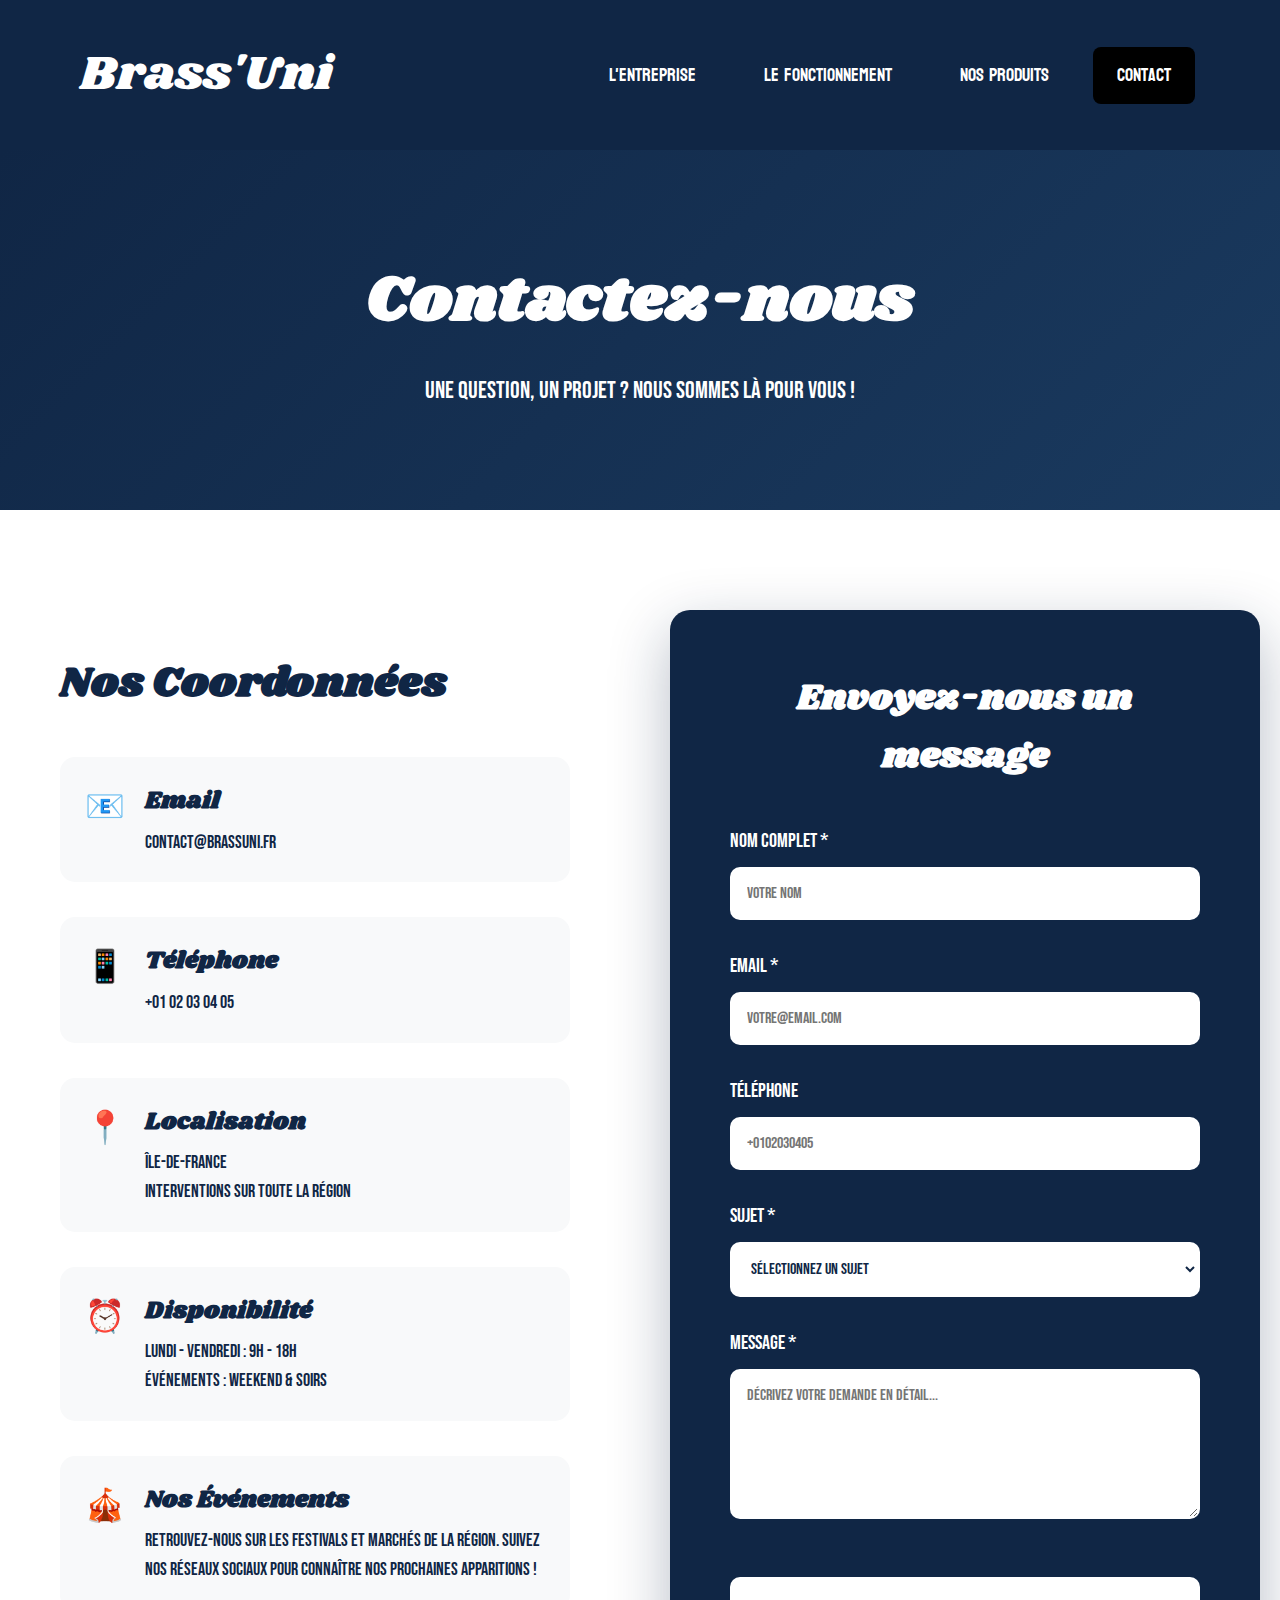
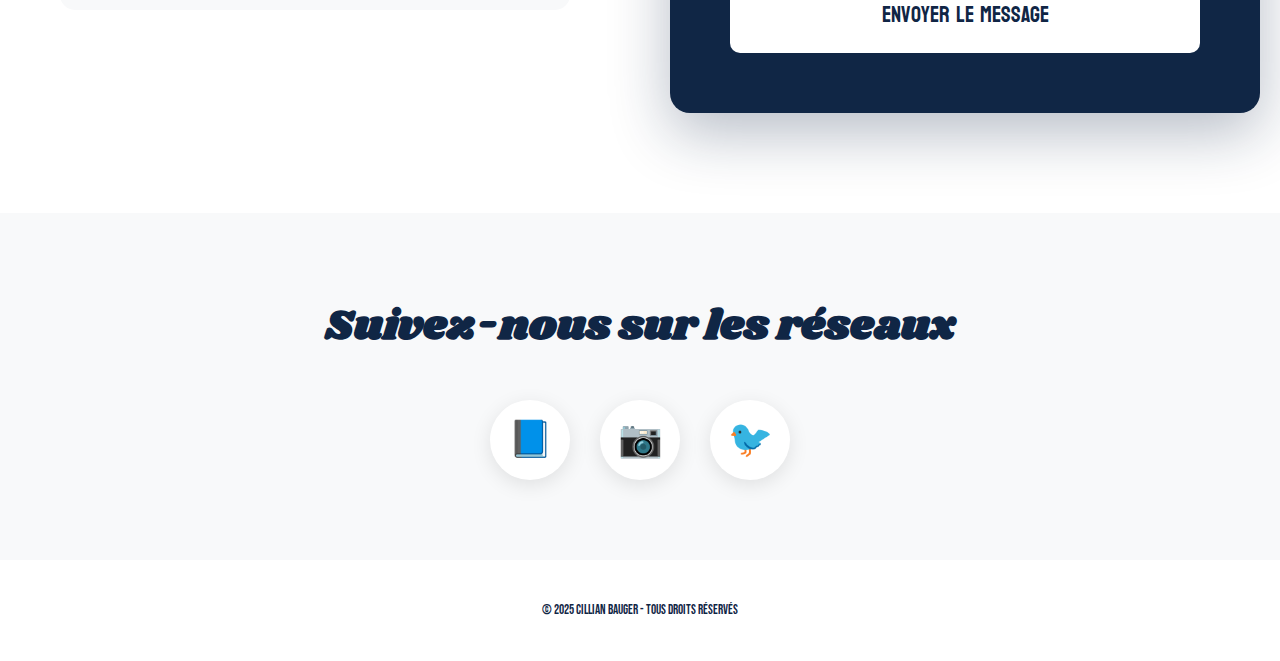
<file: contact/contact.html>
<!DOCTYPE html>
<html lang="fr">
<head>
  <meta charset="UTF-8">
  <meta name="viewport" content="width=device-width, initial-scale=1.0">
  <title>Contact - Brass'Uni</title>
  <link rel="preconnect" href="https://fonts.googleapis.com">
  <link rel="preconnect" href="https://fonts.gstatic.com" crossorigin>
  <link href="https://fonts.googleapis.com/css2?family=Bebas+Neue&family=Koulen&family=Shrikhand&display=swap" rel="stylesheet">
  <style>
    * {
      margin: 0;
      padding: 0;
      box-sizing: border-box;
    }

    body {
      background-color: #ffffff;
      font-family: "Koulen", sans-serif;
      line-height: 1.6;
    }

    .Title {
      font-family: "Shrikhand", serif;
      font-weight: 400;
      font-style: normal;
      font-size: 48px;
      color: white;
      margin: 0;
      cursor: pointer;
    }

    .top_band {
      width: 100%;
      height: 150px;
      background: #102645;
      display: flex;
      align-items: center;
      justify-content: space-between;
      padding: 0 80px;
      position: fixed;
      top: 0;
      left: 0;
      z-index: 1000;
      box-sizing: border-box;
    }

    .nav-buttons {
      display: flex;
      align-items: center;
      gap: 10px;
    }

    .nav-buttons button {
      font-family: "Koulen", sans-serif;
      font-weight: 400;
      font-style: normal;
      font-size: 18px;
      background: none;
      border: none;
      color: white;
      cursor: pointer;
      padding: 12px 24px;
      border-radius: 8px;
      transition: all 0.3s ease;
      text-decoration: none;
      display: inline-block;
      margin: 0 5px;
    }

    .nav-buttons button:hover {
      background-color: rgba(255, 255, 255, 0.1);
      transform: translateY(-2px);
    }

    .contact_button {
      background-color: black !important;
    }

    .hero-section {
      margin-top: 150px;
      height: 40vh;
      background: linear-gradient(135deg, #102645 0%, #1a3a5f 100%);
      display: flex;
      align-items: center;
      justify-content: center;
      color: white;
      text-align: center;
      padding: 0 20px;
    }

    .hero-content h1 {
      font-family: "Shrikhand", serif;
      font-size: 64px;
      margin-bottom: 20px;
      color: white;
    }

    .hero-content p {
      font-family: "Bebas Neue", sans-serif;
      font-size: 24px;
      max-width: 800px;
      margin: 0 auto;
    }

    .contact-container {
      display: grid;
      grid-template-columns: 1fr 1fr;
      gap: 60px;
      max-width: 1400px;
      margin: 0 auto;
      padding: 100px 20px;
    }

    .contact-info {
      padding: 40px;
    }

    .info-title {
      font-family: "Shrikhand", serif;
      font-size: 42px;
      color: #102645;
      margin-bottom: 40px;
    }

    .info-item {
      display: flex;
      align-items: flex-start;
      margin-bottom: 35px;
      padding: 25px;
      background: #f8f9fa;
      border-radius: 15px;
      transition: all 0.3s ease;
    }

    .info-item:hover {
      transform: translateX(10px);
      box-shadow: 0 5px 20px rgba(16, 38, 69, 0.1);
    }

    .info-icon {
      font-size: 32px;
      margin-right: 20px;
      min-width: 40px;
    }

    .info-content h3 {
      font-family: "Shrikhand", serif;
      font-size: 24px;
      color: #102645;
      margin-bottom: 8px;
    }

    .info-content p {
      font-family: "Bebas Neue", sans-serif;
      font-size: 18px;
      color: #102645;
      line-height: 1.6;
    }

    .info-content a {
      color: #102645;
      text-decoration: none;
      transition: all 0.3s ease;
    }

    .info-content a:hover {
      color: #1a3a5f;
      text-decoration: underline;
    }

    .contact-form-container {
      background: #102645;
      padding: 60px;
      border-radius: 20px;
      box-shadow: 0 20px 60px rgba(16, 38, 69, 0.3);
    }

    .form-title {
      font-family: "Shrikhand", serif;
      font-size: 36px;
      color: white;
      margin-bottom: 40px;
      text-align: center;
    }

    .form-group {
      margin-bottom: 30px;
    }

    .form-group label {
      font-family: "Bebas Neue", sans-serif;
      font-size: 20px;
      color: white;
      display: block;
      margin-bottom: 10px;
    }

    .form-group input,
    .form-group textarea,
    .form-group select {
      width: 100%;
      padding: 15px;
      border: 2px solid transparent;
      border-radius: 10px;
      font-family: "Bebas Neue", sans-serif;
      font-size: 16px;
      background: white;
      color: #102645;
      transition: all 0.3s ease;
    }

    .form-group input:focus,
    .form-group textarea:focus,
    .form-group select:focus {
      outline: none;
      border-color: #f4a261;
      box-shadow: 0 0 0 3px rgba(244, 162, 97, 0.2);
    }

    .form-group textarea {
      min-height: 150px;
      resize: vertical;
    }

    .submit-button {
      width: 100%;
      padding: 18px;
      background: white;
      color: #102645;
      border: none;
      border-radius: 10px;
      font-family: "Koulen", sans-serif;
      font-size: 22px;
      cursor: pointer;
      transition: all 0.3s ease;
      margin-top: 20px;
    }

    .submit-button:hover {
      background: #f4a261;
      transform: translateY(-3px);
      box-shadow: 0 10px 30px rgba(244, 162, 97, 0.4);
    }

    .social-section {
      background: #f8f9fa;
      padding: 80px 20px;
      text-align: center;
    }

    .social-title {
      font-family: "Shrikhand", serif;
      font-size: 42px;
      color: #102645;
      margin-bottom: 40px;
    }

    .social-icons {
      display: flex;
      justify-content: center;
      gap: 30px;
      flex-wrap: wrap;
    }

    .social-icon {
      width: 80px;
      height: 80px;
      background: white;
      border-radius: 50%;
      display: flex;
      align-items: center;
      justify-content: center;
      font-size: 36px;
      transition: all 0.3s ease;
      cursor: pointer;
      box-shadow: 0 5px 20px rgba(0, 0, 0, 0.1);
    }

    .social-icon:hover {
      transform: translateY(-10px) scale(1.1);
      box-shadow: 0 15px 40px rgba(0, 0, 0, 0.2);
    }

    footer {
      background: #ffffff;
      padding: 40px 20px;
      text-align: center;
    }

    .footer {
      font-family: "Bebas Neue", sans-serif;
      font-size: 13px;
      color: #102645;
    }

    @media (max-width: 968px) {
      .contact-container {
        grid-template-columns: 1fr;
      }

      .contact-form-container {
        padding: 40px 30px;
      }
    }
  </style>
</head>
<body>
  <div class="top_band">
      <h1 class="Title" onclick="window.location.href='../index.html'">Brass'Uni</h1>
    <div class="nav-buttons">
        <button onclick="window.location.href='../entreprise/entreprise.html'">L'entreprise</button>
        <button onclick="window.location.href='../fonctionnement/fonctionnement.html'">Le fonctionnement</button>
        <button onclick="window.location.href='../produits/produits.html'">Nos produits</button>
        <button class="contact_button" onclick="window.location.href='../contact/contact.html'">Contact</button>
    </div>
  </div>

  <div class="hero-section">
    <div class="hero-content">
      <h1>Contactez-nous</h1>
      <p>Une question, un projet ? Nous sommes là pour vous !</p>
    </div>
  </div>

  <div class="contact-container">
    <div class="contact-info">
      <h2 class="info-title">Nos Coordonnées</h2>
      
      <div class="info-item">
        <div class="info-icon">📧</div>
        <div class="info-content">
          <h3>Email</h3>
          <p><a href="mailto:contact@brassuni.fr">contact@brassuni.fr</a></p>
        </div>
      </div>

      <div class="info-item">
        <div class="info-icon">📱</div>
        <div class="info-content">
          <h3>Téléphone</h3>
          <p><a href="tel:+0102030405">+01 02 03 04 05</a></p>
        </div>
      </div>

      <div class="info-item">
        <div class="info-icon">📍</div>
        <div class="info-content">
          <h3>Localisation</h3>
          <p>Île-de-France<br>Interventions sur toute la région</p>
        </div>
      </div>

      <div class="info-item">
        <div class="info-icon">⏰</div>
        <div class="info-content">
          <h3>Disponibilité</h3>
          <p>Lundi - Vendredi : 9h - 18h<br>Événements : Weekend & Soirs</p>
        </div>
      </div>

      <div class="info-item">
        <div class="info-icon">🎪</div>
        <div class="info-content">
          <h3>Nos Événements</h3>
          <p>Retrouvez-nous sur les festivals et marchés de la région. Suivez nos réseaux sociaux pour connaître nos prochaines apparitions !</p>
        </div>
      </div>
    </div>

    <div class="contact-form-container">
      <h2 class="form-title">Envoyez-nous un message</h2>
      <form id="contactForm">
        <div class="form-group">
          <label for="name">Nom Complet *</label>
          <input type="text" id="name" name="name" required placeholder="Votre nom">
        </div>

        <div class="form-group">
          <label for="email">Email *</label>
          <input type="email" id="email" name="email" required placeholder="votre@email.com">
        </div>

        <div class="form-group">
          <label for="phone">Téléphone</label>
          <input type="tel" id="phone" name="phone" placeholder="+0102030405">
        </div>

        <div class="form-group">
          <label for="subject">Sujet *</label>
          <select id="subject" name="subject" required>
            <option value="">Sélectionnez un sujet</option>
            <option value="event">Demande d'intervention événement</option>
            <option value="private">Événement privé</option>
            <option value="partnership">Partenariat</option>
            <option value="info">Informations produits</option>
            <option value="other">Autre</option>
          </select>
        </div>

        <div class="form-group">
          <label for="message">Message *</label>
          <textarea id="message" name="message" required placeholder="Décrivez votre demande en détail..."></textarea>
        </div>

        <button type="submit" class="submit-button">Envoyer le Message</button>
      </form>
    </div>
  </div>

  <div class="social-section">
    <h2 class="social-title">Suivez-nous sur les réseaux</h2>
    <div class="social-icons">
      <div class="social-icon" onclick="alert('Facebook : @BrassUni')">📘</div>
      <div class="social-icon" onclick="alert('Instagram : @brass_uni')">📷</div>
      <div class="social-icon" onclick="alert('Twitter : @BrassUni')">🐦</div>
    </div>
  </div>

  <footer>
    <div class="footer">
      <p>&copy; 2025 Cillian Bauger - Tous droits réservés</p>
    </div>
  </footer>
</body>
</html>
</file>
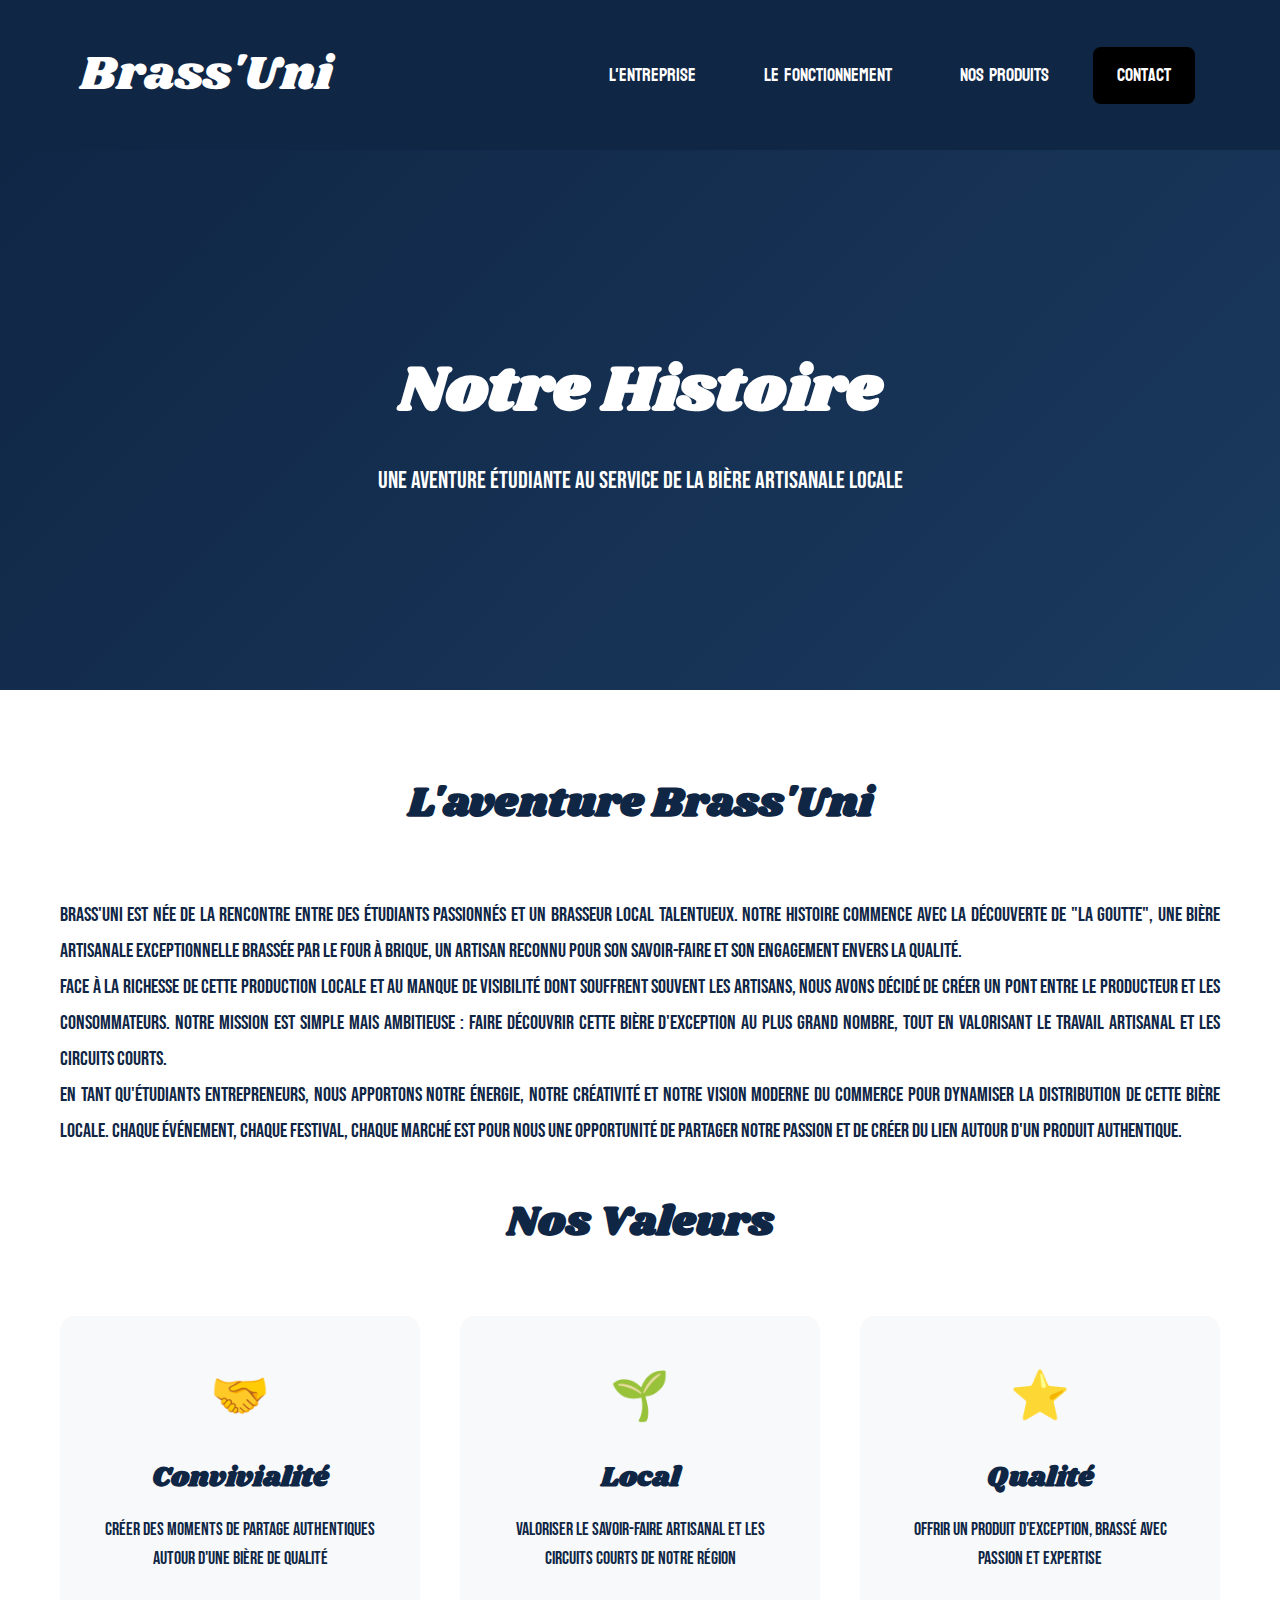
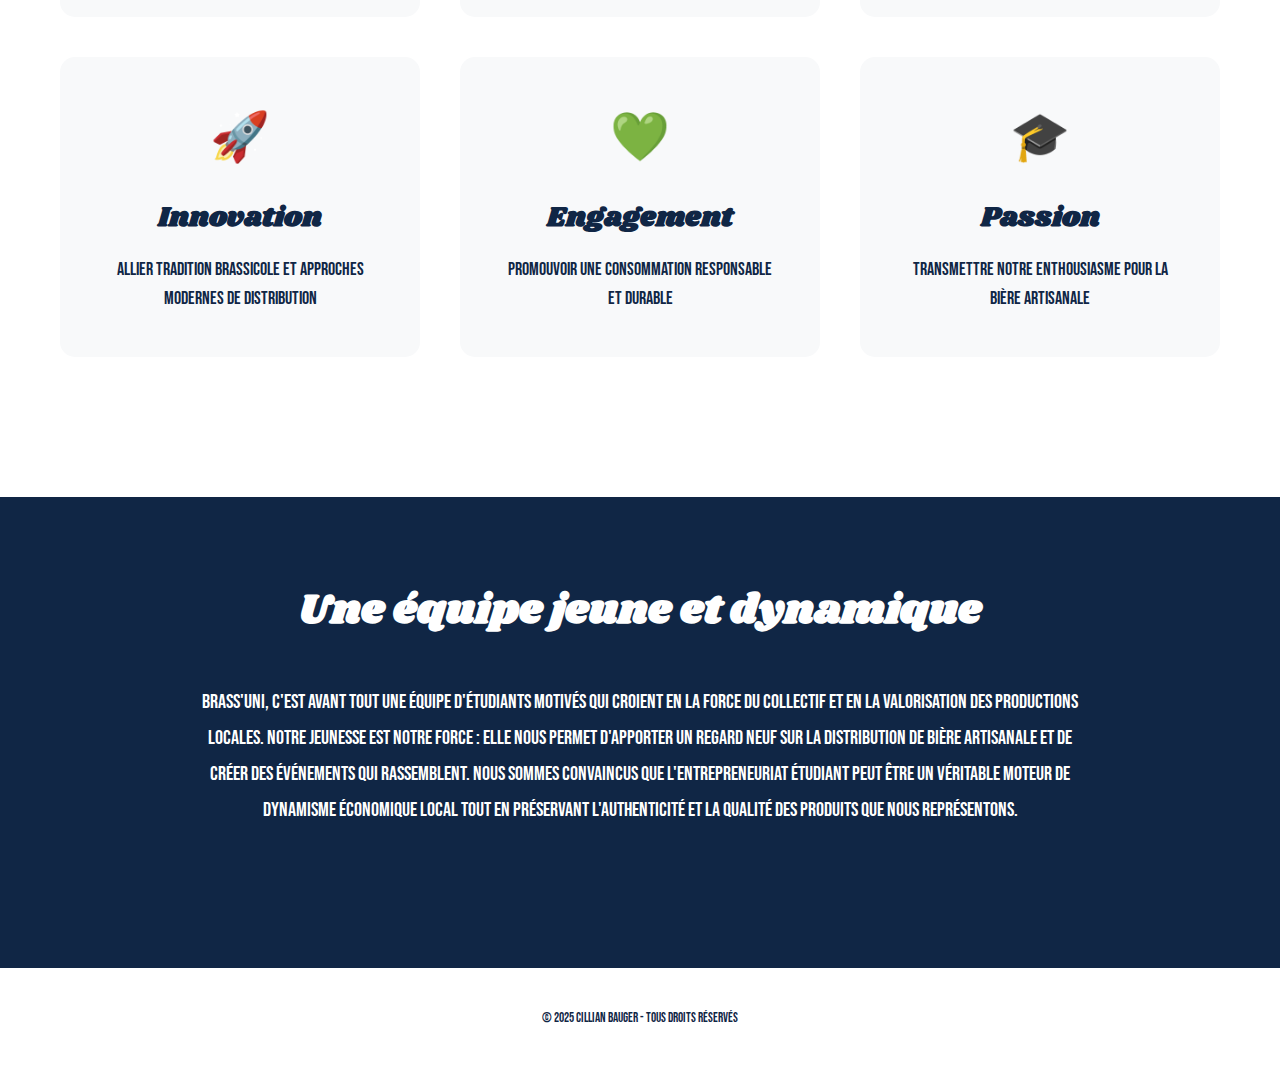
<file: entreprise/entreprise.html>
<!DOCTYPE html>
<html lang="fr">
<head>
  <meta charset="UTF-8">
  <meta name="viewport" content="width=device-width, initial-scale=1.0">
  <title>L'entreprise - Brass'Uni</title>
  <link rel="preconnect" href="https://fonts.googleapis.com">
  <link rel="preconnect" href="https://fonts.gstatic.com" crossorigin>
  <link href="https://fonts.googleapis.com/css2?family=Bebas+Neue&family=Koulen&family=Shrikhand&display=swap" rel="stylesheet">
  <style>
    * {
      margin: 0;
      padding: 0;
      box-sizing: border-box;
    }

    body {
      background-color: #ffffff;
      font-family: "Koulen", sans-serif;
      line-height: 1.6;
    }

    .Title {
      font-family: "Shrikhand", serif;
      font-weight: 400;
      font-style: normal;
      font-size: 48px;
      color: white;
      margin: 0;
      cursor: pointer;
    }

    .top_band {
      width: 100%;
      height: 150px;
      background: #102645;
      display: flex;
      align-items: center;
      justify-content: space-between;
      padding: 0 80px;
      position: fixed;
      top: 0;
      left: 0;
      z-index: 1000;
      box-sizing: border-box;
    }

    .nav-buttons {
      display: flex;
      align-items: center;
      gap: 10px;
    }

    .nav-buttons button {
      font-family: "Koulen", sans-serif;
      font-weight: 400;
      font-style: normal;
      font-size: 18px;
      background: none;
      border: none;
      color: white;
      cursor: pointer;
      padding: 12px 24px;
      border-radius: 8px;
      transition: all 0.3s ease;
      text-decoration: none;
      display: inline-block;
      margin: 0 5px;
    }

    .nav-buttons button:hover {
      background-color: rgba(255, 255, 255, 0.1);
      transform: translateY(-2px);
    }

    .contact_button {
      background-color: black !important;
    }

    .hero-section {
      margin-top: 150px;
      height: 60vh;
      background: linear-gradient(135deg, #102645 0%, #1a3a5f 100%);
      display: flex;
      align-items: center;
      justify-content: center;
      color: white;
      text-align: center;
      padding: 0 20px;
    }

    .hero-content h1 {
      font-family: "Shrikhand", serif;
      font-size: 64px;
      margin-bottom: 20px;
      color: white;
    }

    .hero-content p {
      font-family: "Bebas Neue", sans-serif;
      font-size: 24px;
      max-width: 800px;
      margin: 0 auto;
    }

    .content-section {
      background-color: #ffffff;
      padding: 80px 20px;
      max-width: 1200px;
      margin: 0 auto;
    }

    .section-title {
      font-family: "Shrikhand", serif;
      font-size: 42px;
      color: #102645;
      text-align: center;
      margin-bottom: 60px;
    }

    .story-content {
      font-family: "Bebas Neue", sans-serif;
      font-size: 20px;
      color: #102645;
      line-height: 1.8;
      margin-bottom: 40px;
      text-align: justify;
    }

    .values-grid {
      display: grid;
      grid-template-columns: repeat(auto-fit, minmax(300px, 1fr));
      gap: 40px;
      margin-top: 60px;
    }

    .value-card {
      background: #f8f9fa;
      padding: 40px;
      border-radius: 15px;
      text-align: center;
      transition: all 0.3s ease;
      border: 3px solid transparent;
    }

    .value-card:hover {
      transform: translateY(-10px);
      border-color: #102645;
      box-shadow: 0 10px 30px rgba(16, 38, 69, 0.2);
    }

    .value-icon {
      font-size: 48px;
      margin-bottom: 20px;
    }

    .value-title {
      font-family: "Shrikhand", serif;
      font-size: 28px;
      color: #102645;
      margin-bottom: 15px;
    }

    .value-description {
      font-family: "Bebas Neue", sans-serif;
      font-size: 18px;
      color: #102645;
      line-height: 1.6;
    }

    .team-section {
      background: #102645;
      padding: 80px 20px;
      color: white;
      margin-top: 60px;
    }

    .team-title {
      font-family: "Shrikhand", serif;
      font-size: 42px;
      text-align: center;
      margin-bottom: 40px;
    }

    .team-description {
      font-family: "Bebas Neue", sans-serif;
      font-size: 20px;
      text-align: center;
      max-width: 900px;
      margin: 0 auto 60px;
      line-height: 1.8;
    }

    footer {
      background: #ffffff;
      padding: 40px 20px;
      text-align: center;
    }

    .footer {
      font-family: "Bebas Neue", sans-serif;
      font-size: 13px;
      color: #102645;
    }
  </style>
</head>
<body>
  <div class="top_band">
      <h1 class="Title" onclick="window.location.href='../index.html'">Brass'Uni</h1>
      <div class="nav-buttons">
          <button onclick="window.location.href='entreprise.html'">L'entreprise</button>
          <button onclick="window.location.href='../fonctionnement/fonctionnement.html'">Le fonctionnement</button>
          <button onclick="window.location.href='../produits/produits.html'">Nos produits</button>
          <button class="contact_button" onclick="window.location.href='../contact/contact.html'">Contact</button>
      </div>
  </div>

  <div class="hero-section">
    <div class="hero-content">
      <h1>Notre Histoire</h1>
      <p>Une aventure étudiante au service de la bière artisanale locale</p>
    </div>
  </div>

  <section class="content-section">
    <h2 class="section-title">L'aventure Brass'Uni</h2>
    <div class="story-content">
      <p>Brass'Uni est née de la rencontre entre des étudiants passionnés et un brasseur local talentueux. Notre histoire commence avec la découverte de "La Goutte", une bière artisanale exceptionnelle brassée par Le Four à Brique, un artisan reconnu pour son savoir-faire et son engagement envers la qualité.</p>
      <p>Face à la richesse de cette production locale et au manque de visibilité dont souffrent souvent les artisans, nous avons décidé de créer un pont entre le producteur et les consommateurs. Notre mission est simple mais ambitieuse : faire découvrir cette bière d'exception au plus grand nombre, tout en valorisant le travail artisanal et les circuits courts.</p>
      <p>En tant qu'étudiants entrepreneurs, nous apportons notre énergie, notre créativité et notre vision moderne du commerce pour dynamiser la distribution de cette bière locale. Chaque événement, chaque festival, chaque marché est pour nous une opportunité de partager notre passion et de créer du lien autour d'un produit authentique.</p>
    </div>

    <h2 class="section-title">Nos Valeurs</h2>
    <div class="values-grid">
      <div class="value-card">
        <div class="value-icon">🤝</div>
        <h3 class="value-title">Convivialité</h3>
        <p class="value-description">Créer des moments de partage authentiques autour d'une bière de qualité</p>
      </div>
      <div class="value-card">
        <div class="value-icon">🌱</div>
        <h3 class="value-title">Local</h3>
        <p class="value-description">Valoriser le savoir-faire artisanal et les circuits courts de notre région</p>
      </div>
      <div class="value-card">
        <div class="value-icon">⭐</div>
        <h3 class="value-title">Qualité</h3>
        <p class="value-description">Offrir un produit d'exception, brassé avec passion et expertise</p>
      </div>
      <div class="value-card">
        <div class="value-icon">🚀</div>
        <h3 class="value-title">Innovation</h3>
        <p class="value-description">Allier tradition brassicole et approches modernes de distribution</p>
      </div>
      <div class="value-card">
        <div class="value-icon">💚</div>
        <h3 class="value-title">Engagement</h3>
        <p class="value-description">Promouvoir une consommation responsable et durable</p>
      </div>
      <div class="value-card">
        <div class="value-icon">🎓</div>
        <h3 class="value-title">Passion</h3>
        <p class="value-description">Transmettre notre enthousiasme pour la bière artisanale</p>
      </div>
    </div>
  </section>

  <div class="team-section">
    <h2 class="team-title">Une équipe jeune et dynamique</h2>
    <p class="team-description">Brass'Uni, c'est avant tout une équipe d'étudiants motivés qui croient en la force du collectif et en la valorisation des productions locales. Notre jeunesse est notre force : elle nous permet d'apporter un regard neuf sur la distribution de bière artisanale et de créer des événements qui rassemblent. Nous sommes convaincus que l'entrepreneuriat étudiant peut être un véritable moteur de dynamisme économique local tout en préservant l'authenticité et la qualité des produits que nous représentons.</p>
  </div>

  <footer>
    <div class="footer">
      <p>&copy; 2025 Cillian Bauger - Tous droits réservés</p>
    </div>
  </footer>
</body>
</html>
</file>
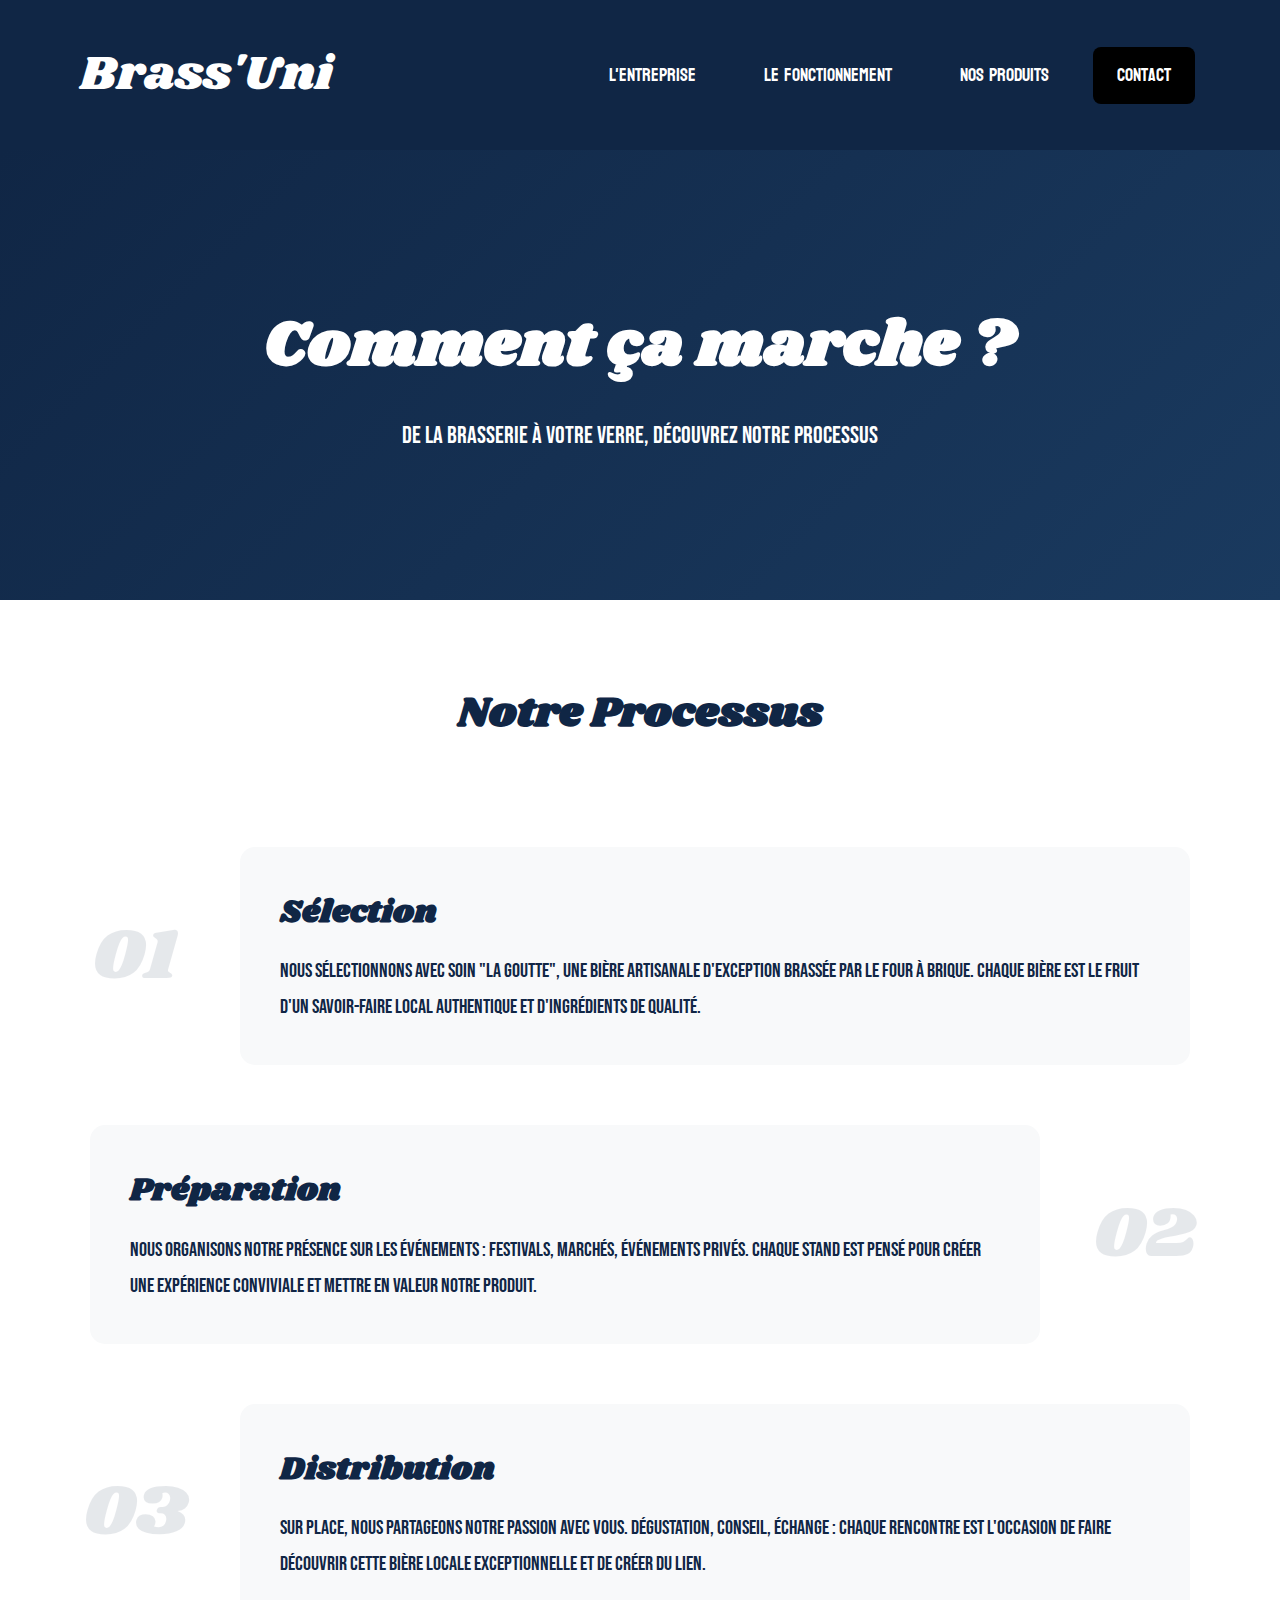
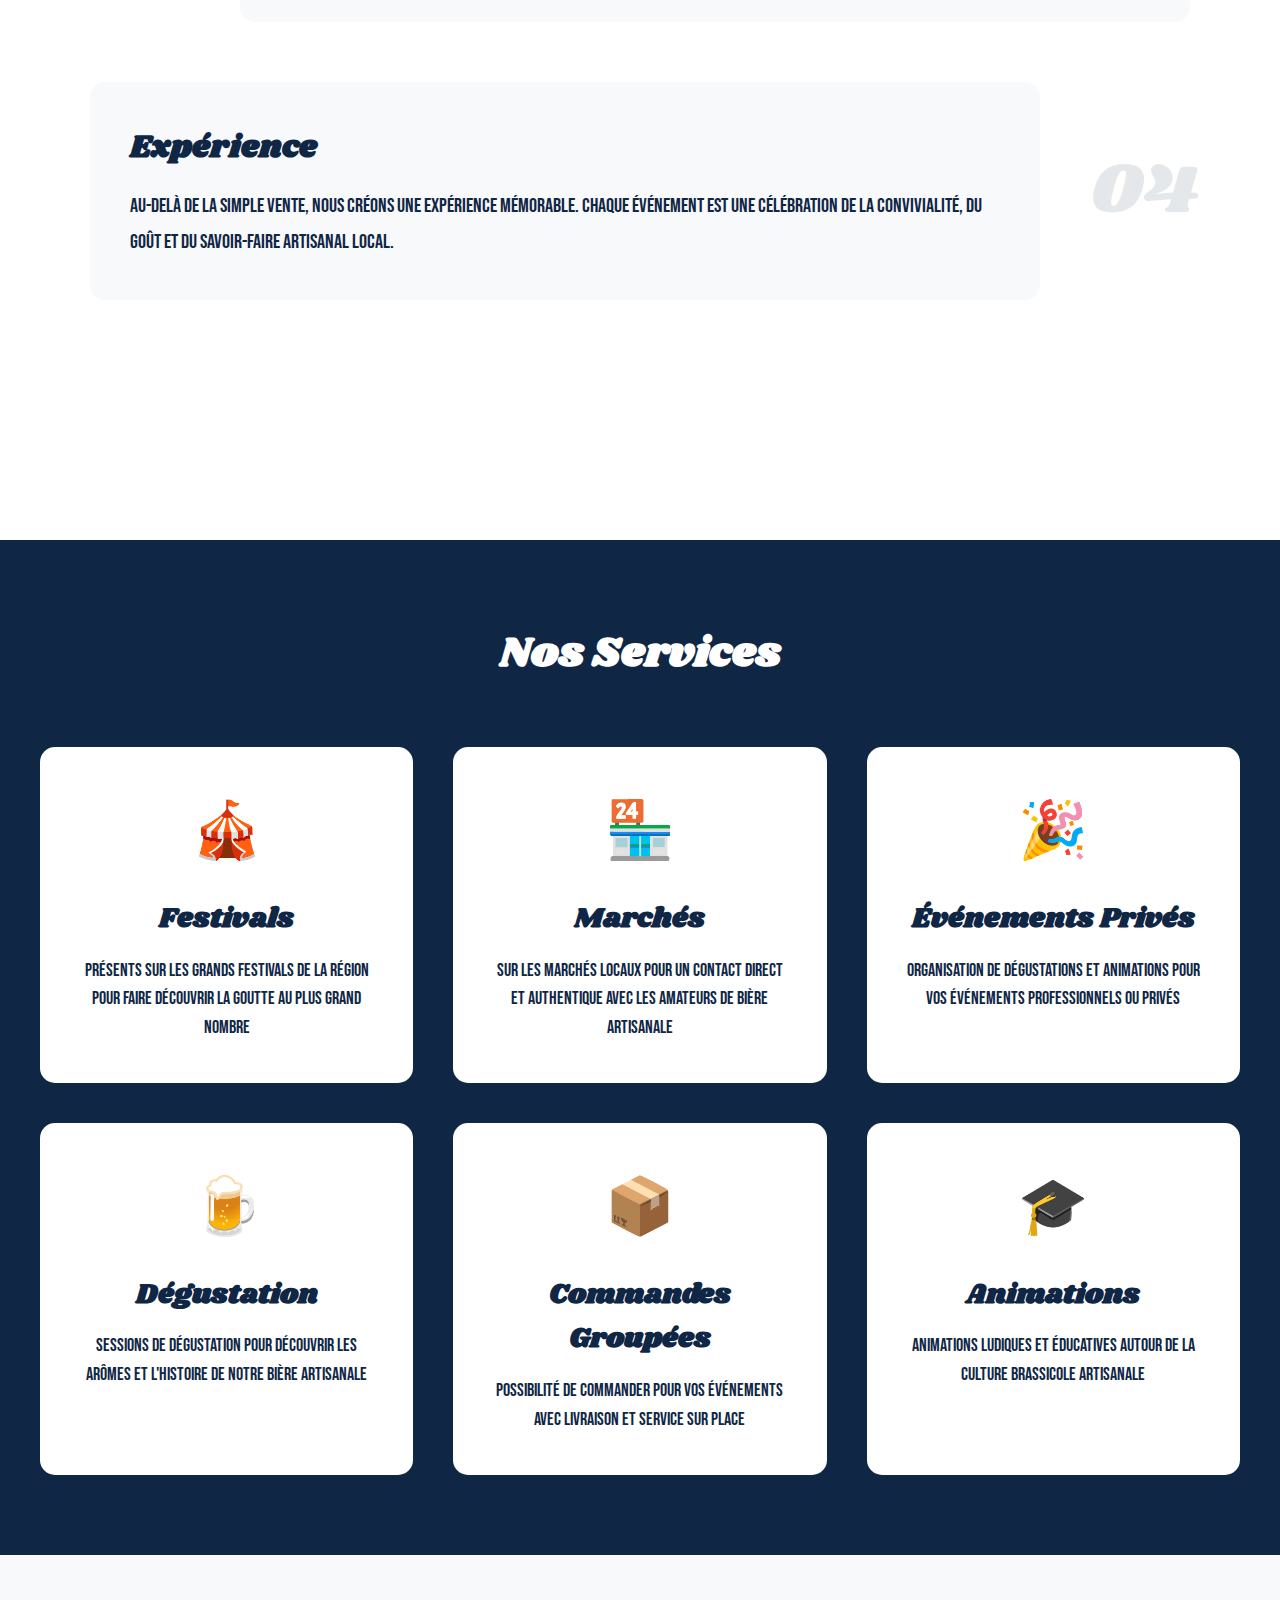
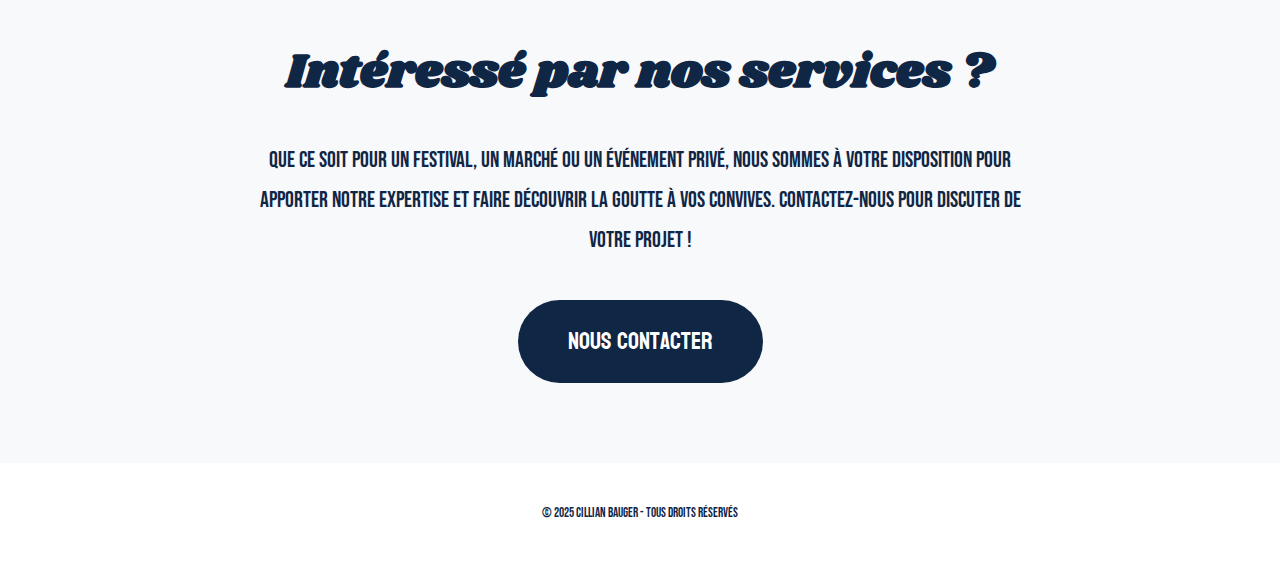
<file: fonctionnement/fonctionnement.html>
<!DOCTYPE html>
<html lang="fr">
<head>
  <meta charset="UTF-8">
  <meta name="viewport" content="width=device-width, initial-scale=1.0">
  <title>Le fonctionnement - Brass'Uni</title>
  <link rel="preconnect" href="https://fonts.googleapis.com">
  <link rel="preconnect" href="https://fonts.gstatic.com" crossorigin>
  <link href="https://fonts.googleapis.com/css2?family=Bebas+Neue&family=Koulen&family=Shrikhand&display=swap" rel="stylesheet">
  <style>
    * {
      margin: 0;
      padding: 0;
      box-sizing: border-box;
    }

    body {
      background-color: #ffffff;
      font-family: "Koulen", sans-serif;
      line-height: 1.6;
    }

    .Title {
      font-family: "Shrikhand", serif;
      font-weight: 400;
      font-style: normal;
      font-size: 48px;
      color: white;
      margin: 0;
      cursor: pointer;
    }

    .top_band {
      width: 100%;
      height: 150px;
      background: #102645;
      display: flex;
      align-items: center;
      justify-content: space-between;
      padding: 0 80px;
      position: fixed;
      top: 0;
      left: 0;
      z-index: 1000;
      box-sizing: border-box;
    }

    .nav-buttons {
      display: flex;
      align-items: center;
      gap: 10px;
    }

    .nav-buttons button {
      font-family: "Koulen", sans-serif;
      font-weight: 400;
      font-style: normal;
      font-size: 18px;
      background: none;
      border: none;
      color: white;
      cursor: pointer;
      padding: 12px 24px;
      border-radius: 8px;
      transition: all 0.3s ease;
      text-decoration: none;
      display: inline-block;
      margin: 0 5px;
    }

    .nav-buttons button:hover {
      background-color: rgba(255, 255, 255, 0.1);
      transform: translateY(-2px);
    }

    .contact_button {
      background-color: black !important;
    }

    .hero-section {
      margin-top: 150px;
      height: 50vh;
      background: linear-gradient(135deg, #102645 0%, #1a3a5f 100%);
      display: flex;
      align-items: center;
      justify-content: center;
      color: white;
      text-align: center;
      padding: 0 20px;
    }

    .hero-content h1 {
      font-family: "Shrikhand", serif;
      font-size: 64px;
      margin-bottom: 20px;
      color: white;
    }

    .hero-content p {
      font-family: "Bebas Neue", sans-serif;
      font-size: 24px;
      max-width: 800px;
      margin: 0 auto;
    }

    .content-section {
      background-color: #ffffff;
      padding: 80px 20px;
      max-width: 1200px;
      margin: 0 auto;
    }

    .section-title {
      font-family: "Shrikhand", serif;
      font-size: 42px;
      color: #102645;
      text-align: center;
      margin-bottom: 60px;
    }

    .process-timeline {
      position: relative;
      padding: 40px 0;
    }

    .timeline-item {
      display: flex;
      margin-bottom: 60px;
      position: relative;
      align-items: center;
    }

    .timeline-item:nth-child(even) {
      flex-direction: row-reverse;
    }

    .timeline-number {
      font-family: "Shrikhand", serif;
      font-size: 72px;
      color: #102645;
      opacity: 0.1;
      min-width: 150px;
      text-align: center;
    }

    .timeline-content {
      flex: 1;
      background: #f8f9fa;
      padding: 40px;
      border-radius: 15px;
      margin: 0 30px;
      transition: all 0.3s ease;
    }

    .timeline-content:hover {
      transform: translateY(-5px);
      box-shadow: 0 10px 30px rgba(16, 38, 69, 0.15);
    }

    .timeline-title {
      font-family: "Shrikhand", serif;
      font-size: 32px;
      color: #102645;
      margin-bottom: 15px;
    }

    .timeline-description {
      font-family: "Bebas Neue", sans-serif;
      font-size: 20px;
      color: #102645;
      line-height: 1.8;
    }

    .services-section {
      background: #102645;
      padding: 80px 20px;
      margin-top: 60px;
    }

    .services-title {
      font-family: "Shrikhand", serif;
      font-size: 42px;
      color: white;
      text-align: center;
      margin-bottom: 60px;
    }

    .services-grid {
      display: grid;
      grid-template-columns: repeat(auto-fit, minmax(300px, 1fr));
      gap: 40px;
      max-width: 1200px;
      margin: 0 auto;
    }

    .service-card {
      background: white;
      padding: 40px;
      border-radius: 15px;
      text-align: center;
      transition: all 0.3s ease;
    }

    .service-card:hover {
      transform: translateY(-10px);
      box-shadow: 0 15px 40px rgba(0, 0, 0, 0.3);
    }

    .service-icon {
      font-size: 56px;
      margin-bottom: 20px;
    }

    .service-title {
      font-family: "Shrikhand", serif;
      font-size: 28px;
      color: #102645;
      margin-bottom: 15px;
    }

    .service-description {
      font-family: "Bebas Neue", sans-serif;
      font-size: 18px;
      color: #102645;
      line-height: 1.6;
    }

    .cta-section {
      background: #f8f9fa;
      padding: 80px 20px;
      text-align: center;
    }

    .cta-title {
      font-family: "Shrikhand", serif;
      font-size: 48px;
      color: #102645;
      margin-bottom: 30px;
    }

    .cta-text {
      font-family: "Bebas Neue", sans-serif;
      font-size: 22px;
      color: #102645;
      max-width: 800px;
      margin: 0 auto 40px;
      line-height: 1.8;
    }

    .cta-button {
      font-family: "Koulen", sans-serif;
      font-size: 24px;
      background: #102645;
      color: white;
      padding: 20px 50px;
      border: none;
      border-radius: 50px;
      cursor: pointer;
      transition: all 0.3s ease;
      text-decoration: none;
      display: inline-block;
    }

    .cta-button:hover {
      background: #1a3a5f;
      transform: scale(1.05);
      box-shadow: 0 10px 30px rgba(16, 38, 69, 0.3);
    }

    footer {
      background: #ffffff;
      padding: 40px 20px;
      text-align: center;
    }

    .footer {
      font-family: "Bebas Neue", sans-serif;
      font-size: 13px;
      color: #102645;
    }
  </style>
</head>
<body>
  <div class="top_band">
      <h1 class="Title" onclick="window.location.href='../index.html'">Brass'Uni</h1>
      <div class="nav-buttons">
          <button onclick="window.location.href='../entreprise/entreprise.html'">L'entreprise</button>
          <button onclick="window.location.href='fonctionnement.html'">Le fonctionnement</button>
          <button onclick="window.location.href='../produits/produits.html'">Nos produits</button>
          <button class="contact_button" onclick="window.location.href='../contact/contact.html'">Contact</button>
      </div>
  </div>

  <div class="hero-section">
    <div class="hero-content">
      <h1>Comment ça marche ?</h1>
      <p>De la brasserie à votre verre, découvrez notre processus</p>
    </div>
  </div>

  <section class="content-section">
    <h2 class="section-title">Notre Processus</h2>
    <div class="process-timeline">
      <div class="timeline-item">
        <div class="timeline-number">01</div>
        <div class="timeline-content">
          <h3 class="timeline-title">Sélection</h3>
          <p class="timeline-description">Nous sélectionnons avec soin "La Goutte", une bière artisanale d'exception brassée par Le Four à Brique. Chaque bière est le fruit d'un savoir-faire local authentique et d'ingrédients de qualité.</p>
        </div>
      </div>

      <div class="timeline-item">
        <div class="timeline-number">02</div>
        <div class="timeline-content">
          <h3 class="timeline-title">Préparation</h3>
          <p class="timeline-description">Nous organisons notre présence sur les événements : festivals, marchés, événements privés. Chaque stand est pensé pour créer une expérience conviviale et mettre en valeur notre produit.</p>
        </div>
      </div>

      <div class="timeline-item">
        <div class="timeline-number">03</div>
        <div class="timeline-content">
          <h3 class="timeline-title">Distribution</h3>
          <p class="timeline-description">Sur place, nous partageons notre passion avec vous. Dégustation, conseil, échange : chaque rencontre est l'occasion de faire découvrir cette bière locale exceptionnelle et de créer du lien.</p>
        </div>
      </div>

      <div class="timeline-item">
        <div class="timeline-number">04</div>
        <div class="timeline-content">
          <h3 class="timeline-title">Expérience</h3>
          <p class="timeline-description">Au-delà de la simple vente, nous créons une expérience mémorable. Chaque événement est une célébration de la convivialité, du goût et du savoir-faire artisanal local.</p>
        </div>
      </div>
    </div>
  </section>

  <div class="services-section">
    <h2 class="services-title">Nos Services</h2>
    <div class="services-grid">
      <div class="service-card">
        <div class="service-icon">🎪</div>
        <h3 class="service-title">Festivals</h3>
        <p class="service-description">Présents sur les grands festivals de la région pour faire découvrir La Goutte au plus grand nombre</p>
      </div>
      <div class="service-card">
        <div class="service-icon">🏪</div>
        <h3 class="service-title">Marchés</h3>
        <p class="service-description">Sur les marchés locaux pour un contact direct et authentique avec les amateurs de bière artisanale</p>
      </div>
      <div class="service-card">
        <div class="service-icon">🎉</div>
        <h3 class="service-title">Événements Privés</h3>
        <p class="service-description">Organisation de dégustations et animations pour vos événements professionnels ou privés</p>
      </div>
      <div class="service-card">
        <div class="service-icon">🍺</div>
        <h3 class="service-title">Dégustation</h3>
        <p class="service-description">Sessions de dégustation pour découvrir les arômes et l'histoire de notre bière artisanale</p>
      </div>
      <div class="service-card">
        <div class="service-icon">📦</div>
        <h3 class="service-title">Commandes Groupées</h3>
        <p class="service-description">Possibilité de commander pour vos événements avec livraison et service sur place</p>
      </div>
      <div class="service-card">
        <div class="service-icon">🎓</div>
        <h3 class="service-title">Animations</h3>
        <p class="service-description">Animations ludiques et éducatives autour de la culture brassicole artisanale</p>
      </div>
    </div>
  </div>

  <div class="cta-section">
    <h2 class="cta-title">Intéressé par nos services ?</h2>
    <p class="cta-text">Que ce soit pour un festival, un marché ou un événement privé, nous sommes à votre disposition pour apporter notre expertise et faire découvrir La Goutte à vos convives. Contactez-nous pour discuter de votre projet !</p>
    <button class="cta-button" onclick="window.location.href='../contact/contact.html'">Nous Contacter</button>
  </div>

  <footer>
    <div class="footer">
      <p>&copy; 2025 Cillian Bauger - Tous droits réservés</p>
    </div>
  </footer>
</body>
</html>
</file>
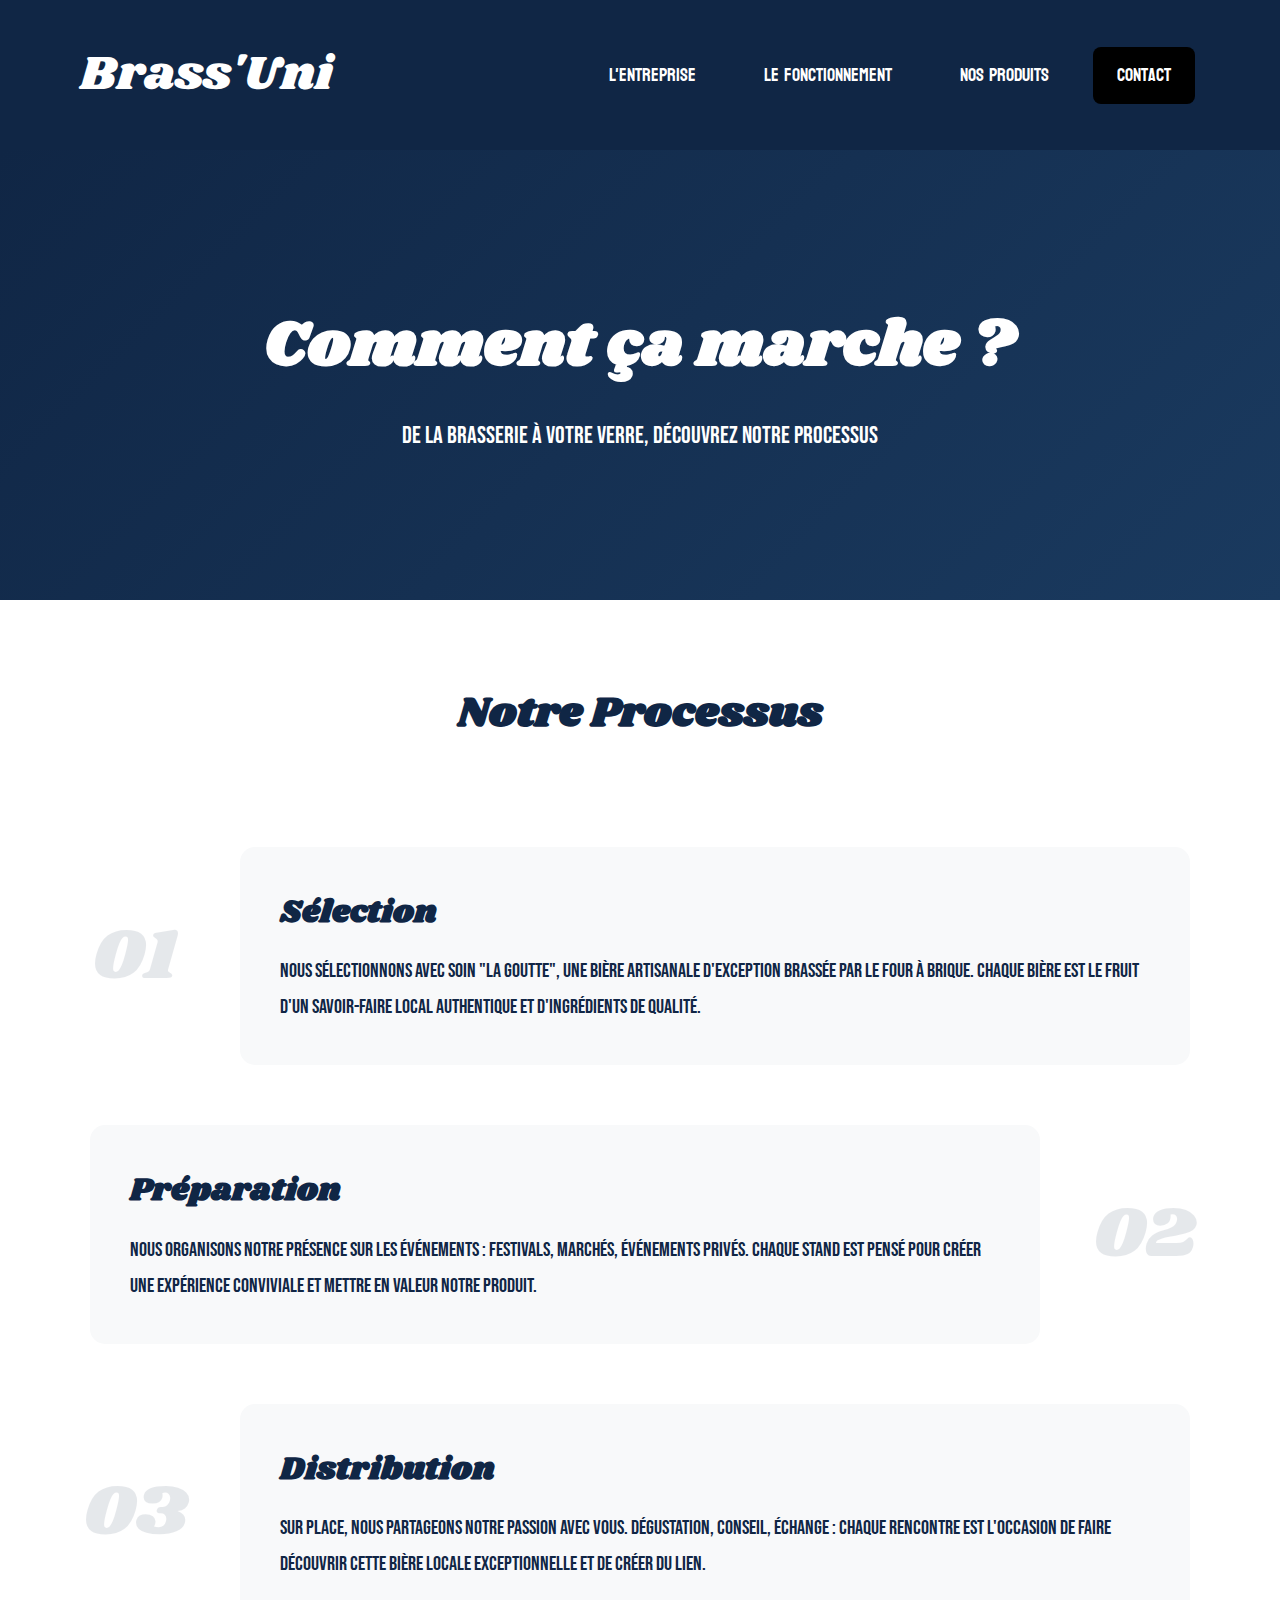
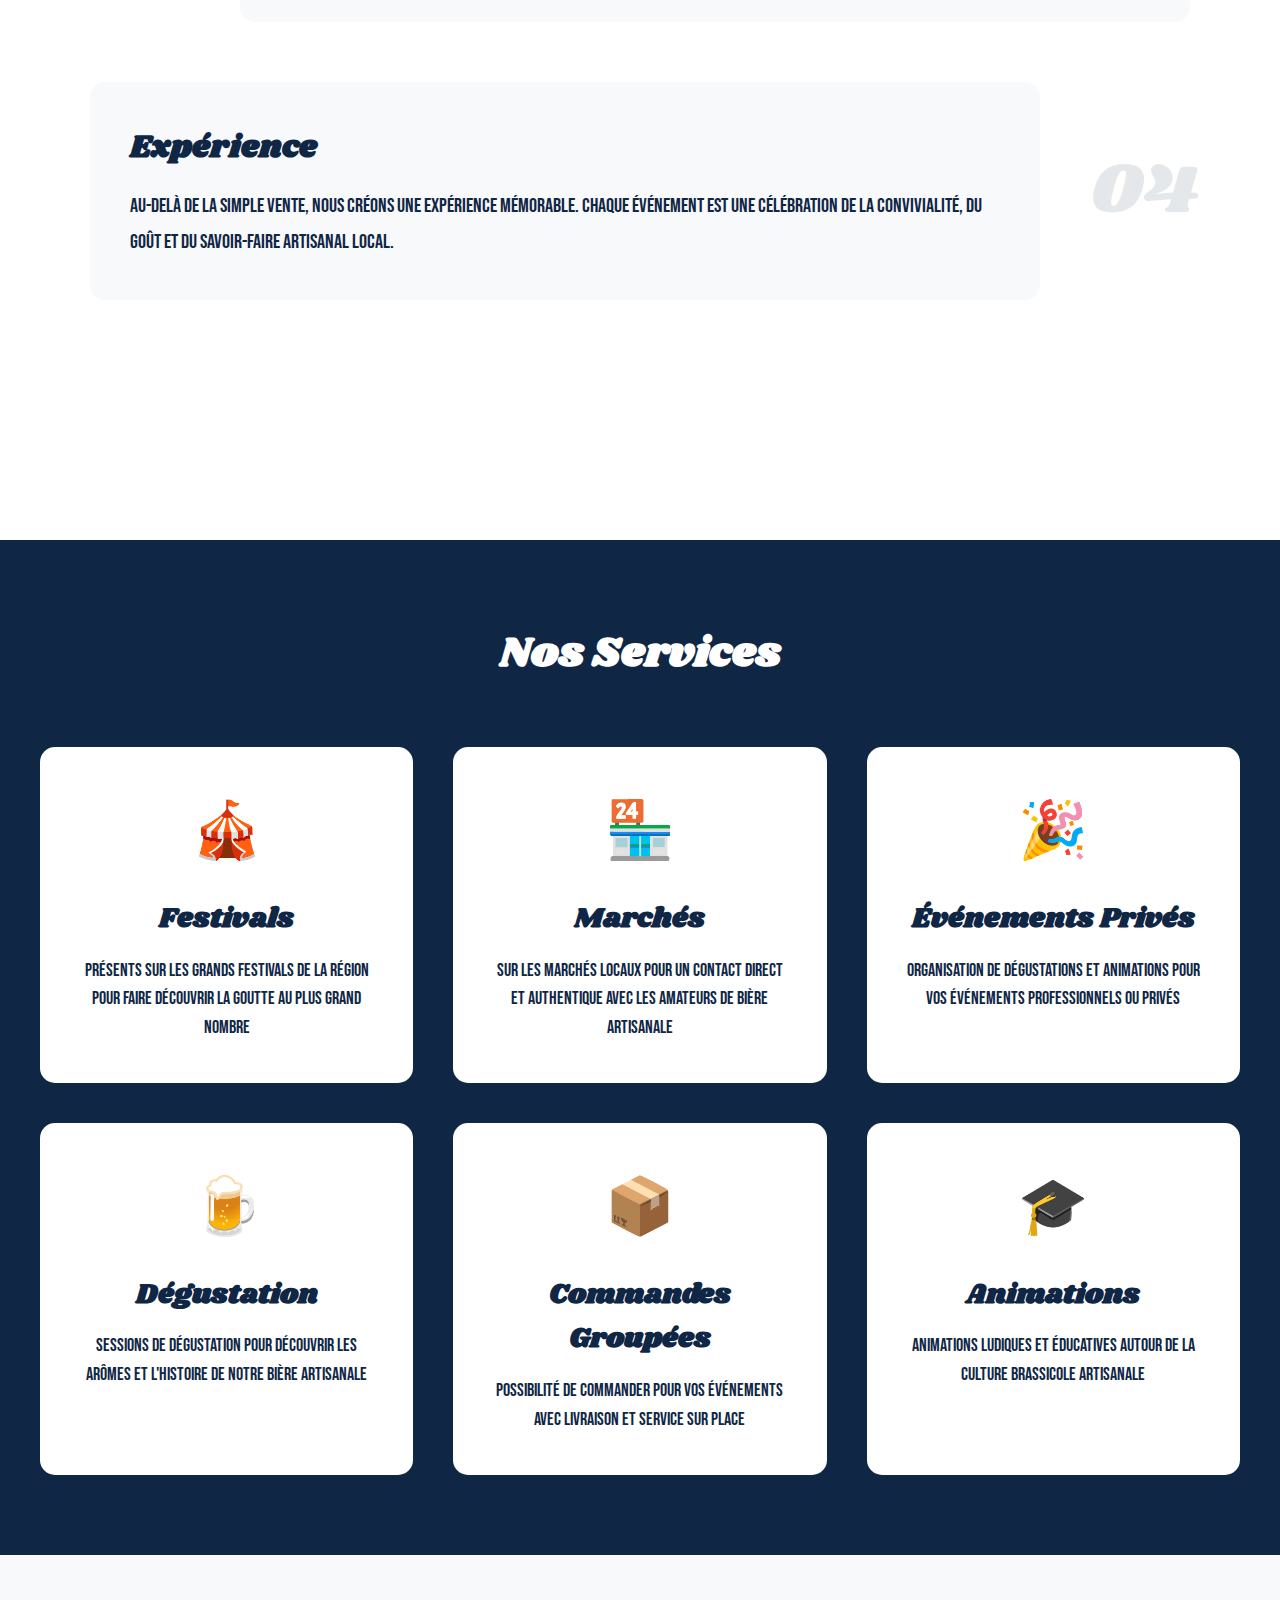
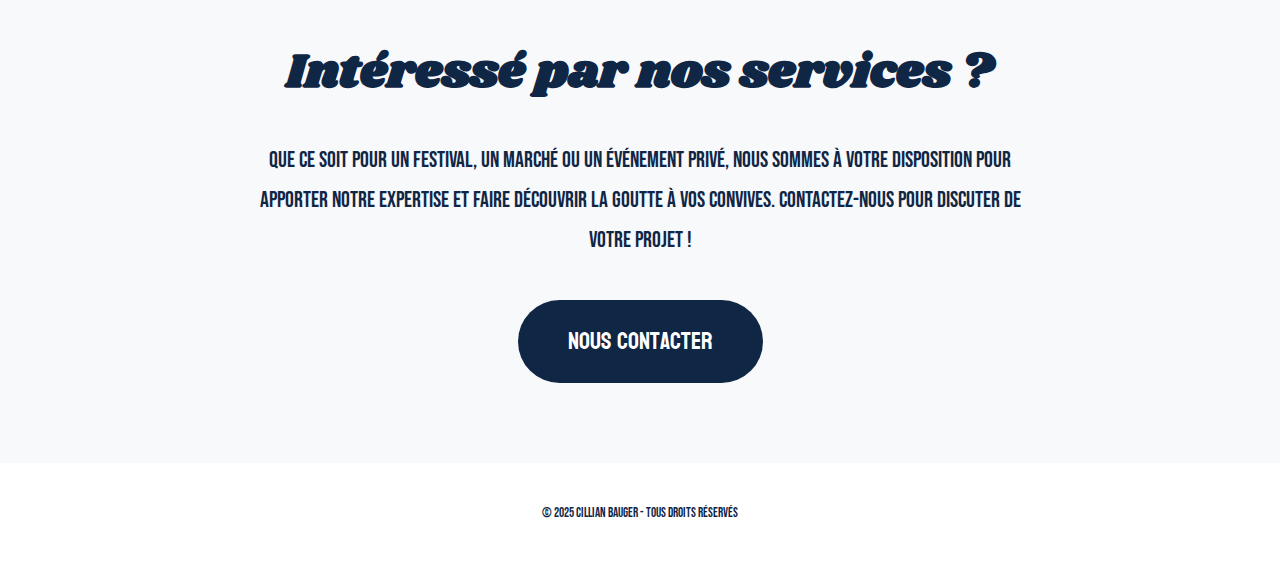
<file: produits/produits.html>
<!DOCTYPE html>
<html lang="fr">
<head>
  <meta charset="UTF-8">
  <meta name="viewport" content="width=device-width, initial-scale=1.0">
  <title>Le fonctionnement - Brass'Uni</title>
  <link rel="preconnect" href="https://fonts.googleapis.com">
  <link rel="preconnect" href="https://fonts.gstatic.com" crossorigin>
  <link href="https://fonts.googleapis.com/css2?family=Bebas+Neue&family=Koulen&family=Shrikhand&display=swap" rel="stylesheet">
  <style>
    * {
      margin: 0;
      padding: 0;
      box-sizing: border-box;
    }

    body {
      background-color: #ffffff;
      font-family: "Koulen", sans-serif;
      line-height: 1.6;
    }

    .Title {
      font-family: "Shrikhand", serif;
      font-weight: 400;
      font-style: normal;
      font-size: 48px;
      color: white;
      margin: 0;
      cursor: pointer;
    }

    .top_band {
      width: 100%;
      height: 150px;
      background: #102645;
      display: flex;
      align-items: center;
      justify-content: space-between;
      padding: 0 80px;
      position: fixed;
      top: 0;
      left: 0;
      z-index: 1000;
      box-sizing: border-box;
    }

    .nav-buttons {
      display: flex;
      align-items: center;
      gap: 10px;
    }

    .nav-buttons button {
      font-family: "Koulen", sans-serif;
      font-weight: 400;
      font-style: normal;
      font-size: 18px;
      background: none;
      border: none;
      color: white;
      cursor: pointer;
      padding: 12px 24px;
      border-radius: 8px;
      transition: all 0.3s ease;
      text-decoration: none;
      display: inline-block;
      margin: 0 5px;
    }

    .nav-buttons button:hover {
      background-color: rgba(255, 255, 255, 0.1);
      transform: translateY(-2px);
    }

    .contact_button {
      background-color: black !important;
    }

    .hero-section {
      margin-top: 150px;
      height: 50vh;
      background: linear-gradient(135deg, #102645 0%, #1a3a5f 100%);
      display: flex;
      align-items: center;
      justify-content: center;
      color: white;
      text-align: center;
      padding: 0 20px;
    }

    .hero-content h1 {
      font-family: "Shrikhand", serif;
      font-size: 64px;
      margin-bottom: 20px;
      color: white;
    }

    .hero-content p {
      font-family: "Bebas Neue", sans-serif;
      font-size: 24px;
      max-width: 800px;
      margin: 0 auto;
    }

    .content-section {
      background-color: #ffffff;
      padding: 80px 20px;
      max-width: 1200px;
      margin: 0 auto;
    }

    .section-title {
      font-family: "Shrikhand", serif;
      font-size: 42px;
      color: #102645;
      text-align: center;
      margin-bottom: 60px;
    }

    .process-timeline {
      position: relative;
      padding: 40px 0;
    }

    .timeline-item {
      display: flex;
      margin-bottom: 60px;
      position: relative;
      align-items: center;
    }

    .timeline-item:nth-child(even) {
      flex-direction: row-reverse;
    }

    .timeline-number {
      font-family: "Shrikhand", serif;
      font-size: 72px;
      color: #102645;
      opacity: 0.1;
      min-width: 150px;
      text-align: center;
    }

    .timeline-content {
      flex: 1;
      background: #f8f9fa;
      padding: 40px;
      border-radius: 15px;
      margin: 0 30px;
      transition: all 0.3s ease;
    }

    .timeline-content:hover {
      transform: translateY(-5px);
      box-shadow: 0 10px 30px rgba(16, 38, 69, 0.15);
    }

    .timeline-title {
      font-family: "Shrikhand", serif;
      font-size: 32px;
      color: #102645;
      margin-bottom: 15px;
    }

    .timeline-description {
      font-family: "Bebas Neue", sans-serif;
      font-size: 20px;
      color: #102645;
      line-height: 1.8;
    }

    .services-section {
      background: #102645;
      padding: 80px 20px;
      margin-top: 60px;
    }

    .services-title {
      font-family: "Shrikhand", serif;
      font-size: 42px;
      color: white;
      text-align: center;
      margin-bottom: 60px;
    }

    .services-grid {
      display: grid;
      grid-template-columns: repeat(auto-fit, minmax(300px, 1fr));
      gap: 40px;
      max-width: 1200px;
      margin: 0 auto;
    }

    .service-card {
      background: white;
      padding: 40px;
      border-radius: 15px;
      text-align: center;
      transition: all 0.3s ease;
    }

    .service-card:hover {
      transform: translateY(-10px);
      box-shadow: 0 15px 40px rgba(0, 0, 0, 0.3);
    }

    .service-icon {
      font-size: 56px;
      margin-bottom: 20px;
    }

    .service-title {
      font-family: "Shrikhand", serif;
      font-size: 28px;
      color: #102645;
      margin-bottom: 15px;
    }

    .service-description {
      font-family: "Bebas Neue", sans-serif;
      font-size: 18px;
      color: #102645;
      line-height: 1.6;
    }

    .cta-section {
      background: #f8f9fa;
      padding: 80px 20px;
      text-align: center;
    }

    .cta-title {
      font-family: "Shrikhand", serif;
      font-size: 48px;
      color: #102645;
      margin-bottom: 30px;
    }

    .cta-text {
      font-family: "Bebas Neue", sans-serif;
      font-size: 22px;
      color: #102645;
      max-width: 800px;
      margin: 0 auto 40px;
      line-height: 1.8;
    }

    .cta-button {
      font-family: "Koulen", sans-serif;
      font-size: 24px;
      background: #102645;
      color: white;
      padding: 20px 50px;
      border: none;
      border-radius: 50px;
      cursor: pointer;
      transition: all 0.3s ease;
      text-decoration: none;
      display: inline-block;
    }

    .cta-button:hover {
      background: #1a3a5f;
      transform: scale(1.05);
      box-shadow: 0 10px 30px rgba(16, 38, 69, 0.3);
    }

    footer {
      background: #ffffff;
      padding: 40px 20px;
      text-align: center;
    }

    .footer {
      font-family: "Bebas Neue", sans-serif;
      font-size: 13px;
      color: #102645;
    }
  </style>
</head>
<body>
  <div class="top_band">
      <h1 class="Title" onclick="window.location.href='../index.html'">Brass'Uni</h1>
      <div class="nav-buttons">
          <button onclick="window.location.href='../entreprise/entreprise.html'">L'entreprise</button>
          <button onclick="window.location.href='../fonctionnement/fonctionnement.html'">Le fonctionnement</button>
          <button onclick="window.location.href='produits.html'">Nos produits</button>
          <button class="contact_button" onclick="window.location.href='../contact/contact.html'">Contact</button>
      </div>
  </div>

  <div class="hero-section">
    <div class="hero-content">
      <h1>Comment ça marche ?</h1>
      <p>De la brasserie à votre verre, découvrez notre processus</p>
    </div>
  </div>

  <section class="content-section">
    <h2 class="section-title">Notre Processus</h2>
    <div class="process-timeline">
      <div class="timeline-item">
        <div class="timeline-number">01</div>
        <div class="timeline-content">
          <h3 class="timeline-title">Sélection</h3>
          <p class="timeline-description">Nous sélectionnons avec soin "La Goutte", une bière artisanale d'exception brassée par Le Four à Brique. Chaque bière est le fruit d'un savoir-faire local authentique et d'ingrédients de qualité.</p>
        </div>
      </div>

      <div class="timeline-item">
        <div class="timeline-number">02</div>
        <div class="timeline-content">
          <h3 class="timeline-title">Préparation</h3>
          <p class="timeline-description">Nous organisons notre présence sur les événements : festivals, marchés, événements privés. Chaque stand est pensé pour créer une expérience conviviale et mettre en valeur notre produit.</p>
        </div>
      </div>

      <div class="timeline-item">
        <div class="timeline-number">03</div>
        <div class="timeline-content">
          <h3 class="timeline-title">Distribution</h3>
          <p class="timeline-description">Sur place, nous partageons notre passion avec vous. Dégustation, conseil, échange : chaque rencontre est l'occasion de faire découvrir cette bière locale exceptionnelle et de créer du lien.</p>
        </div>
      </div>

      <div class="timeline-item">
        <div class="timeline-number">04</div>
        <div class="timeline-content">
          <h3 class="timeline-title">Expérience</h3>
          <p class="timeline-description">Au-delà de la simple vente, nous créons une expérience mémorable. Chaque événement est une célébration de la convivialité, du goût et du savoir-faire artisanal local.</p>
        </div>
      </div>
    </div>
  </section>

  <div class="services-section">
    <h2 class="services-title">Nos Services</h2>
    <div class="services-grid">
      <div class="service-card">
        <div class="service-icon">🎪</div>
        <h3 class="service-title">Festivals</h3>
        <p class="service-description">Présents sur les grands festivals de la région pour faire découvrir La Goutte au plus grand nombre</p>
      </div>
      <div class="service-card">
        <div class="service-icon">🏪</div>
        <h3 class="service-title">Marchés</h3>
        <p class="service-description">Sur les marchés locaux pour un contact direct et authentique avec les amateurs de bière artisanale</p>
      </div>
      <div class="service-card">
        <div class="service-icon">🎉</div>
        <h3 class="service-title">Événements Privés</h3>
        <p class="service-description">Organisation de dégustations et animations pour vos événements professionnels ou privés</p>
      </div>
      <div class="service-card">
        <div class="service-icon">🍺</div>
        <h3 class="service-title">Dégustation</h3>
        <p class="service-description">Sessions de dégustation pour découvrir les arômes et l'histoire de notre bière artisanale</p>
      </div>
      <div class="service-card">
        <div class="service-icon">📦</div>
        <h3 class="service-title">Commandes Groupées</h3>
        <p class="service-description">Possibilité de commander pour vos événements avec livraison et service sur place</p>
      </div>
      <div class="service-card">
        <div class="service-icon">🎓</div>
        <h3 class="service-title">Animations</h3>
        <p class="service-description">Animations ludiques et éducatives autour de la culture brassicole artisanale</p>
      </div>
    </div>
  </div>

  <div class="cta-section">
    <h2 class="cta-title">Intéressé par nos services ?</h2>
    <p class="cta-text">Que ce soit pour un festival, un marché ou un événement privé, nous sommes à votre disposition pour apporter notre expertise et faire découvrir La Goutte à vos convives. Contactez-nous pour discuter de votre projet !</p>
    <button class="cta-button" onclick="window.location.href='../contact/contact.html'">Nous Contacter</button>
  </div>

  <footer>
    <div class="footer">
      <p>&copy; 2025 Cillian Bauger - Tous droits réservés</p>
    </div>
  </footer>
</body>
</html>
</file>
